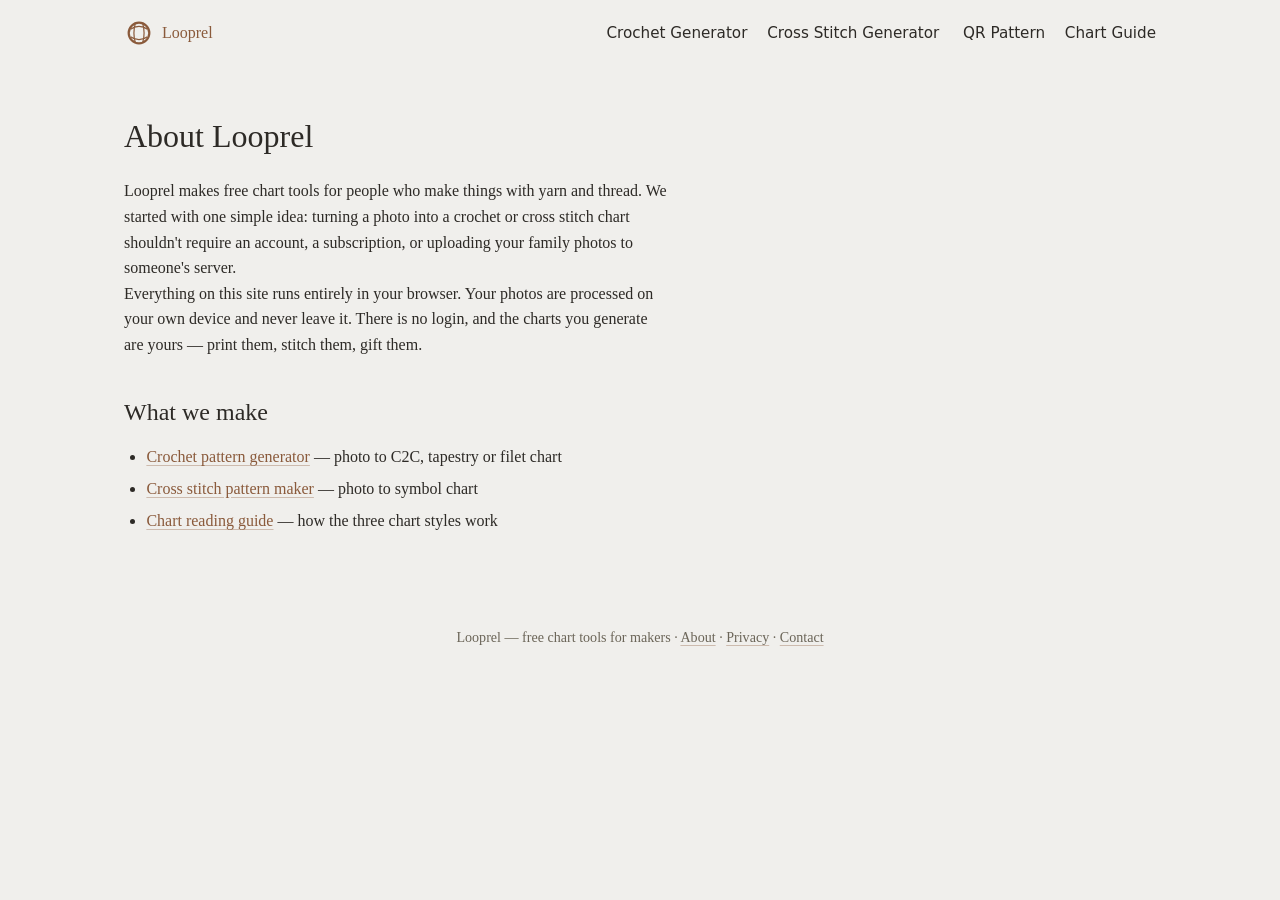
<file: about/index.html>
<!DOCTYPE html>
<html lang="en">
<head>
<meta charset="UTF-8"><meta name="viewport" content="width=device-width, initial-scale=1.0">
<title>About Looprel — Free Chart Tools for Makers</title>
<meta name="description" content="Looprel makes free browser-based chart tools for crochet and cross stitch makers. No accounts, no uploads — your photos stay on your device.">
<link rel="canonical" href="https://looprel.com/about/">
<link rel="icon" href="/favicon.svg" type="image/svg+xml">
<link rel="stylesheet" href="/styles.css?v=1108f">
</head>
<body>
<header><nav><div class="nav-inner"><a class="brand" href="/"><svg class="logo" viewBox="0 0 32 32" aria-hidden="true"><circle cx="16" cy="16" r="11" fill="none" stroke="currentColor" stroke-width="2.4"/><path d="M7 12c5-4 13-4 18 0M7 20c5 4 13 4 18 0M12 6c-2 7-2 13 0 20M20 6c2 7 2 13 0 20" fill="none" stroke="currentColor" stroke-width="1.3"/></svg>Looprel</a>
  <div class="nav-links"><a href="/">Crochet Generator</a><a href="/cross-stitch-pattern-generator/">Cross Stitch Generator</a>
      <a href="/qr-code-to-pattern/">QR Pattern</a><a href="/how-to-read-a-crochet-chart/">Chart Guide</a></div>
</div></nav></header>
<main class="article">
<h1>About Looprel</h1>
<p>Looprel makes free chart tools for people who make things with yarn and thread. We started with one simple idea: turning a photo into a crochet or cross stitch chart shouldn't require an account, a subscription, or uploading your family photos to someone's server.</p>
<p>Everything on this site runs entirely in your browser. Your photos are processed on your own device and never leave it. There is no login, and the charts you generate are yours — print them, stitch them, gift them.</p>
<h2>What we make</h2>
<ul>
<li><a href="/">Crochet pattern generator</a> — photo to C2C, tapestry or filet chart</li>
<li><a href="/cross-stitch-pattern-generator/">Cross stitch pattern maker</a> — photo to symbol chart</li>
<li><a href="/how-to-read-a-crochet-chart/">Chart reading guide</a> — how the three chart styles work</li>
</ul>
</main>
<footer><div class="foot-inner"><p>Looprel — free chart tools for makers · <a href="/about/">About</a> · <a href="/privacy-policy/">Privacy</a> · <a href="/contact/">Contact</a></p></div></footer>
</body></html>
</file>
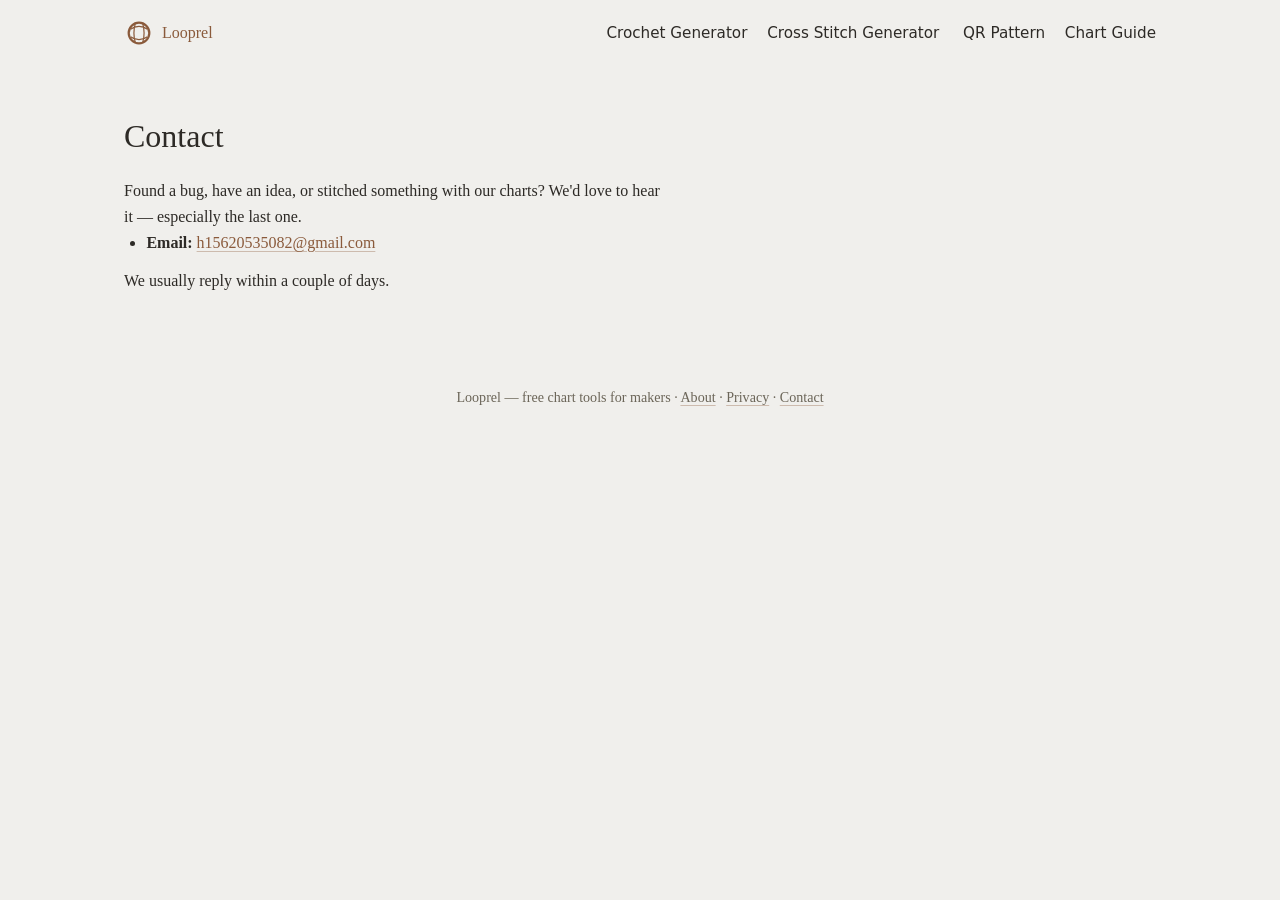
<file: contact/index.html>
<!DOCTYPE html>
<html lang="en">
<head>
<meta charset="UTF-8"><meta name="viewport" content="width=device-width, initial-scale=1.0">
<title>Contact | Looprel</title>
<meta name="description" content="Contact the Looprel team with feedback, bug reports or feature requests.">
<link rel="canonical" href="https://looprel.com/contact/">
<link rel="icon" href="/favicon.svg" type="image/svg+xml">
<link rel="stylesheet" href="/styles.css?v=1108f">
</head>
<body>
<header><nav><div class="nav-inner"><a class="brand" href="/"><svg class="logo" viewBox="0 0 32 32" aria-hidden="true"><circle cx="16" cy="16" r="11" fill="none" stroke="currentColor" stroke-width="2.4"/><path d="M7 12c5-4 13-4 18 0M7 20c5 4 13 4 18 0M12 6c-2 7-2 13 0 20M20 6c2 7 2 13 0 20" fill="none" stroke="currentColor" stroke-width="1.3"/></svg>Looprel</a>
  <div class="nav-links"><a href="/">Crochet Generator</a><a href="/cross-stitch-pattern-generator/">Cross Stitch Generator</a>
      <a href="/qr-code-to-pattern/">QR Pattern</a><a href="/how-to-read-a-crochet-chart/">Chart Guide</a></div>
</div></nav></header>
<main class="article">
<h1>Contact</h1>
<p>Found a bug, have an idea, or stitched something with our charts? We'd love to hear it — especially the last one.</p>
<ul>
<li><b>Email:</b> <a href="mailto:h15620535082@gmail.com">h15620535082@gmail.com</a></li>
</ul>
<p>We usually reply within a couple of days.</p>
</main>
<footer><div class="foot-inner"><p>Looprel — free chart tools for makers · <a href="/about/">About</a> · <a href="/privacy-policy/">Privacy</a> · <a href="/contact/">Contact</a></p></div></footer>
</body></html>
</file>
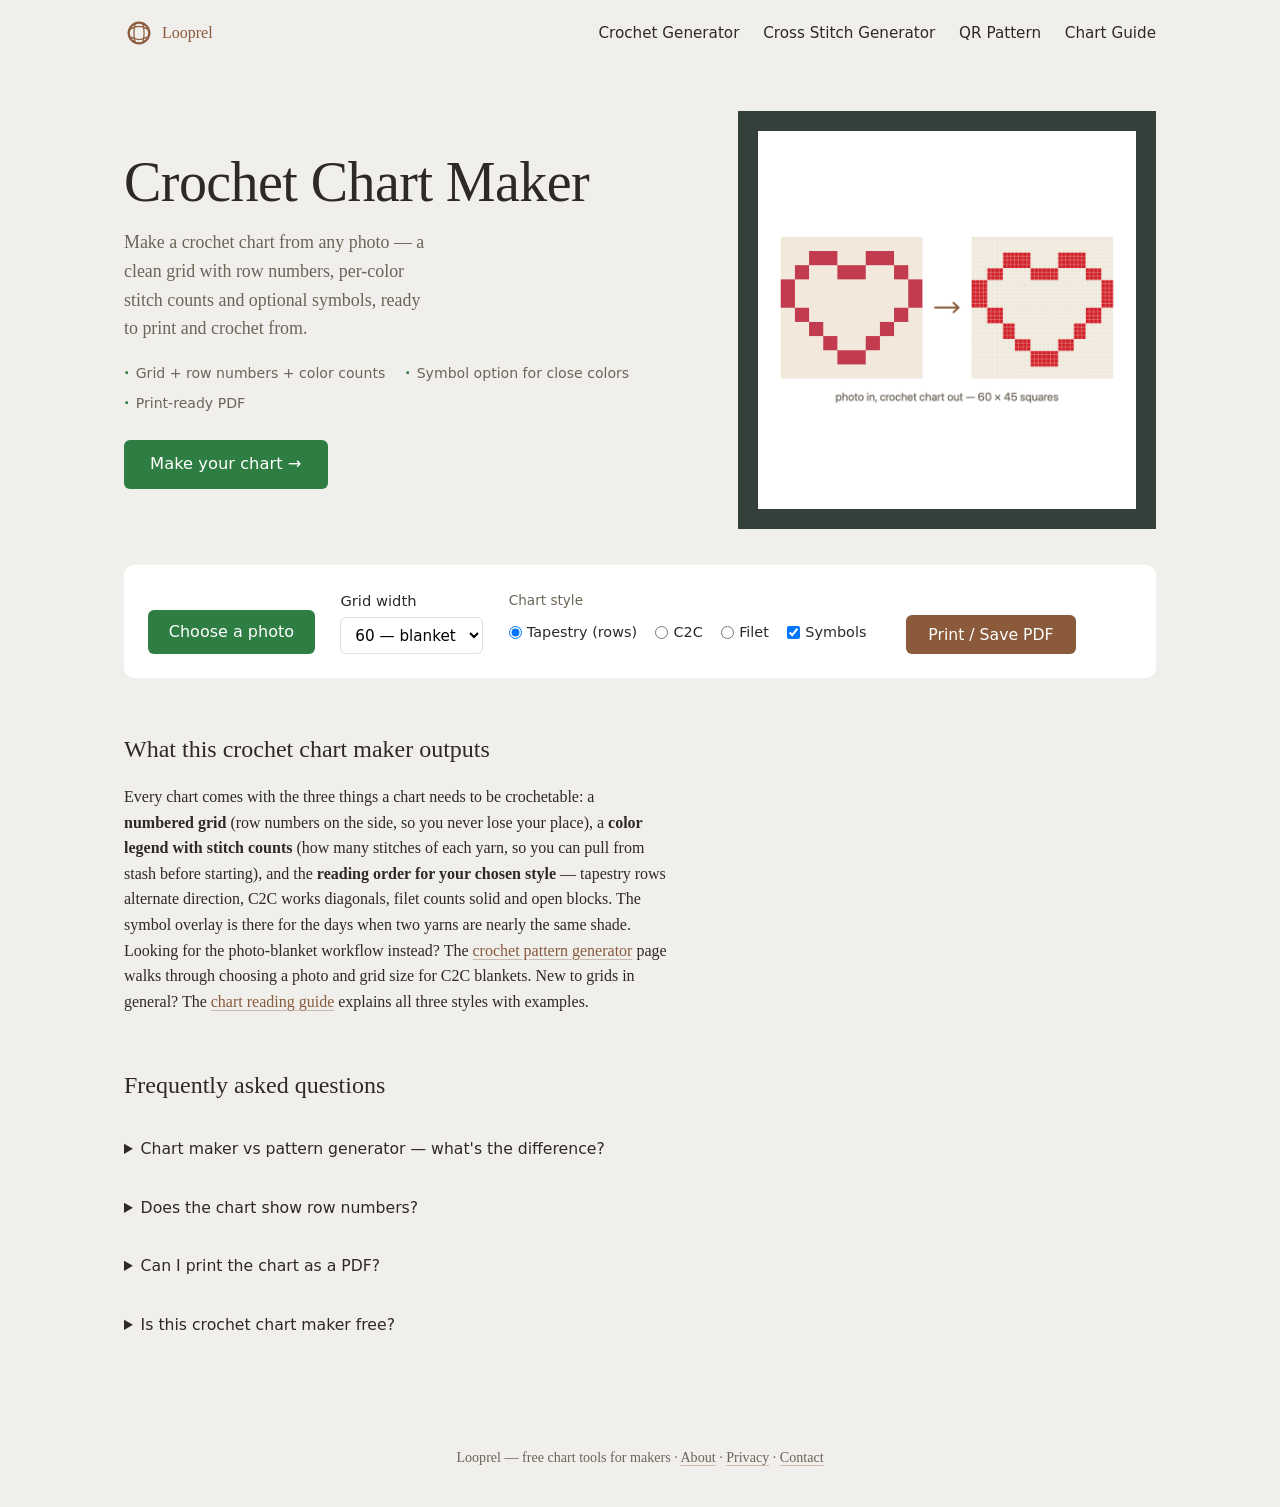
<file: crochet-chart-maker/index.html>
<!DOCTYPE html>
<html lang="en">
<head>
<meta charset="UTF-8">
<meta name="viewport" content="width=device-width, initial-scale=1.0">
<title>Crochet Chart Maker — Free Online, Printable | Looprel</title>
<meta name="description" content="Free crochet chart maker: build a color chart from any photo, with grid symbols, row numbers, stitch counts and a printable PDF. Tapestry, C2C and filet grids. No sign-up.">
<link rel="canonical" href="https://looprel.com/crochet-chart-maker/">
<meta property="og:type" content="website">
<meta property="og:site_name" content="Looprel">
<meta property="og:title" content="Crochet Chart Maker — Free Online Chart Generator">
<meta property="og:description" content="Build a printable crochet chart from any photo. Grid, row numbers, color counts. Free, no sign-up.">
<meta property="og:image" content="https://looprel.com/og-image.png">
<meta name="twitter:card" content="summary_large_image">
<meta name="twitter:image" content="https://looprel.com/og-image.png">
<link rel="icon" href="/favicon.svg" type="image/svg+xml">
<link rel="stylesheet" href="/styles.css?v=1108f">
</head>
<body data-mode="crochet" data-symbols="on">
<header>
  <nav><div class="nav-inner"><a class="brand" href="/"><svg class="logo" viewBox="0 0 32 32" aria-hidden="true"><circle cx="16" cy="16" r="11" fill="none" stroke="currentColor" stroke-width="2.4"/><path d="M7 12c5-4 13-4 18 0M7 20c5 4 13 4 18 0M12 6c-2 7-2 13 0 20M20 6c2 7 2 13 0 20" fill="none" stroke="currentColor" stroke-width="1.3"/></svg>Looprel</a>
    <div class="nav-links">
      <a href="/">Crochet Generator</a>
      <a href="/cross-stitch-pattern-generator/">Cross Stitch Generator</a>
      <a href="/qr-code-to-pattern/">QR Pattern</a>
      <a href="/how-to-read-a-crochet-chart/">Chart Guide</a>
    </div>
  </div></nav>
</header>

<main>
<section class="hero">
    <div class="hero-grid">
      <div class="hero-copy">
        <h1>Crochet Chart Maker</h1>
        <p class="lede">Make a crochet chart from any photo — a clean grid with row numbers, per-color stitch counts and optional symbols, ready to print and crochet from.</p>
        <ul class="trust">
          <li>Grid + row numbers + color counts</li><li>Symbol option for close colors</li><li>Print-ready PDF</li>
        </ul>
        <a class="hero-cta" href="#tool">Make your chart →</a>
      </div>
      <img class="hero-shot" src="/assets/demo-sq.png" alt="Crochet chart example: photo to a numbered grid with yarn colors" width="480" height="480">
    </div>
  </section>

<section id="tool" class="tool">
  <div class="controls">
    <label class="upload-label">
      <input type="file" id="upload" accept="image/*" hidden>
      <span>Choose a photo</span>
    </label>
    <label>Grid width
      <select id="cols">
        <option value="30">30 — small</option>
        <option value="45">45 — pillow</option>
        <option value="60" selected>60 — blanket</option>
        <option value="80">80 — large</option>
        <option value="100">100 — huge</option>
      </select>
    </label>
    <fieldset class="styles">
      <legend>Chart style</legend>
      <label><input type="radio" name="style" value="tapestry" checked> Tapestry (rows)</label>
      <label><input type="radio" name="style" value="c2c"> C2C</label>
      <label><input type="radio" name="style" value="filet"> Filet</label>
      <label class="sym"><input type="checkbox" id="symbols" checked> Symbols</label>
    </fieldset>
    <button id="printBtn" class="print-btn no-print">Print / Save PDF</button>
  </div>

  <section id="editorSection" hidden>
    <p id="stats" class="stats"></p>
    <div id="chartSection"><div id="chart"></div><div id="legend" class="legend"></div><p id="styleHint" class="hint"></p></div>
  </section>
</section>

<section class="howto">
  <h2>What this crochet chart maker outputs</h2>
  <p>Every chart comes with the three things a chart needs to be crochetable: a <b>numbered grid</b> (row numbers on the side, so you never lose your place), a <b>color legend with stitch counts</b> (how many stitches of each yarn, so you can pull from stash before starting), and the <b>reading order for your chosen style</b> — tapestry rows alternate direction, C2C works diagonals, filet counts solid and open blocks. The symbol overlay is there for the days when two yarns are nearly the same shade.</p>
  <p>Looking for the photo-blanket workflow instead? The <a href="/">crochet pattern generator</a> page walks through choosing a photo and grid size for C2C blankets. New to grids in general? The <a href="/how-to-read-a-crochet-chart/">chart reading guide</a> explains all three styles with examples.</p>
</section>

<section id="faq" class="faq">
  <h2>Frequently asked questions</h2>
  <details><summary>Chart maker vs pattern generator — what's the difference?</summary><p>Same tool, two entry points: this page is tuned for people who think in charts (grids, rows, symbols), while the <a href="/">pattern generator</a> page is tuned for people who think in photos-to-patterns. Either way you get the same grid.</p></details>
  <details><summary>Does the chart show row numbers?</summary><p>Yes — rows are numbered along the side of the grid (every row, or every 5 on dense charts), and it prints with the chart.</p></details>
  <details><summary>Can I print the chart as a PDF?</summary><p>Yes. Hit “Print / Save PDF” and choose “Save as PDF” — the grid and legend print without the page furniture.</p></details>
  <details><summary>Is this crochet chart maker free?</summary><p>Completely free, no sign-up, and your photo is processed on your own device.</p></details>
</section>
<script type="application/ld+json">
{"@context":"https://schema.org","@type":"FAQPage","mainEntity":[
{"@type":"Question","name":"Chart maker vs pattern generator — what's the difference?","acceptedAnswer":{"@type":"Answer","text":"Same tool, two entry points: this page is tuned for people who think in charts (grids, rows, symbols), while the pattern generator page is tuned for people who think in photos-to-patterns. Either way you get the same grid."}},
{"@type":"Question","name":"Does the chart show row numbers?","acceptedAnswer":{"@type":"Answer","text":"Yes — rows are numbered along the side of the grid (every row, or every 5 on dense charts), and it prints with the chart."}},
{"@type":"Question","name":"Can I print the chart as a PDF?","acceptedAnswer":{"@type":"Answer","text":"Yes. Hit Print / Save PDF and choose Save as PDF — the grid and legend print without the page furniture."}},
{"@type":"Question","name":"Is this crochet chart maker free?","acceptedAnswer":{"@type":"Answer","text":"Completely free, no sign-up, and your photo is processed on your own device."}}
]}
</script>
</main>

<footer><div class="foot-inner"><p>Looprel — free chart tools for makers · <a href="/about/">About</a> · <a href="/privacy-policy/">Privacy</a> · <a href="/contact/">Contact</a></p></div></footer>

<script src="/app.js"></script>
<script src="/lightbox.js"></script>
</body>
</html>
</file>
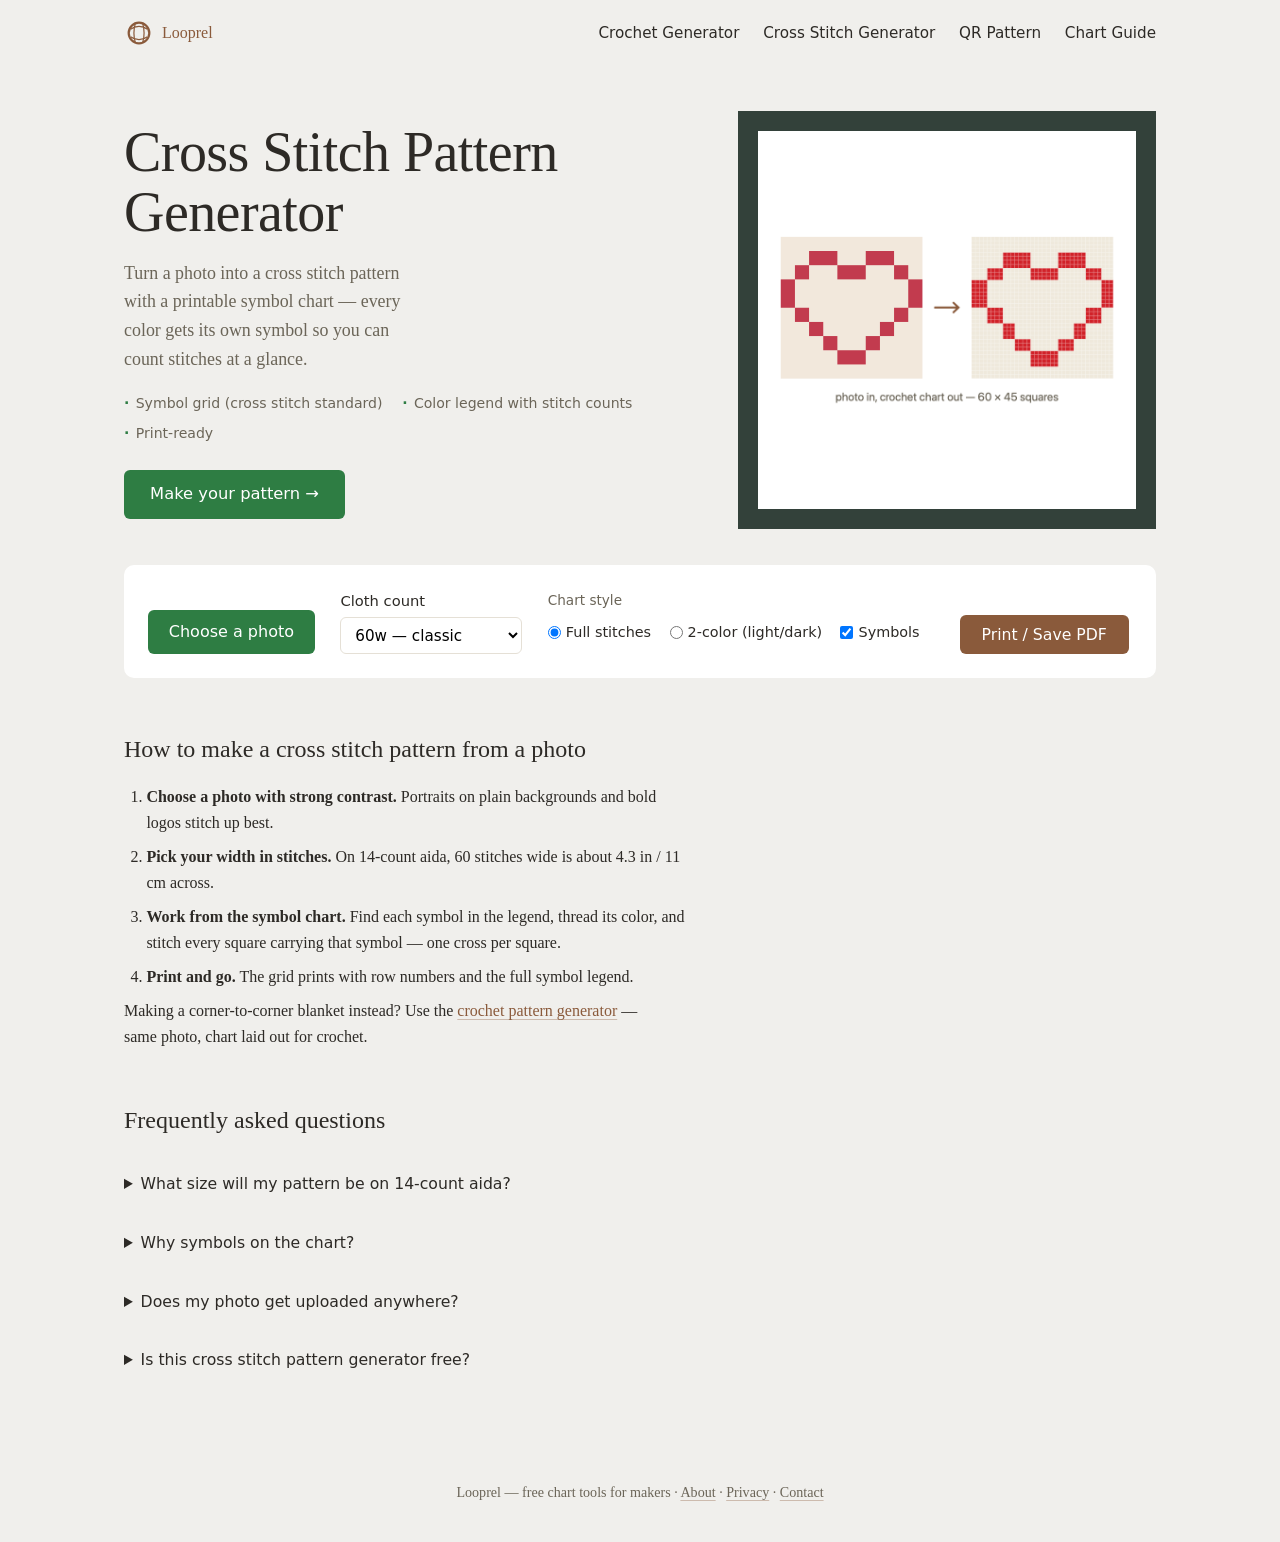
<file: cross-stitch-pattern-generator/index.html>
<!DOCTYPE html>
<html lang="en">
<head>
<meta charset="UTF-8">
<meta name="viewport" content="width=device-width, initial-scale=1.0">
<title>Cross Stitch Pattern Generator — Photo to Symbol Chart | Looprel</title>
<meta name="description" content="Free cross stitch pattern generator: turn any photo into a printable symbol chart. Color-matched floss palette, grid symbols for easy counting, row numbers. No sign-up, runs in your browser.">
<link rel="canonical" href="https://looprel.com/cross-stitch-pattern-generator/">
<meta property="og:type" content="website">
<meta property="og:site_name" content="Looprel">
<meta property="og:title" content="Cross Stitch Pattern Generator — Photo to Symbol Chart, Free">
<meta property="og:description" content="Turn any photo into a printable cross stitch symbol chart. Free, no sign-up.">
<meta property="og:image" content="https://looprel.com/og-image.png">
<meta name="twitter:card" content="summary_large_image">
<meta name="twitter:image" content="https://looprel.com/og-image.png">
<link rel="icon" href="/favicon.svg" type="image/svg+xml">
<link rel="stylesheet" href="/styles.css?v=1108f">
</head>
<body data-mode="crossstitch" data-symbols="on">
<header>
  <nav><div class="nav-inner"><a class="brand" href="/"><svg class="logo" viewBox="0 0 32 32" aria-hidden="true"><circle cx="16" cy="16" r="11" fill="none" stroke="currentColor" stroke-width="2.4"/><path d="M7 12c5-4 13-4 18 0M7 20c5 4 13 4 18 0M12 6c-2 7-2 13 0 20M20 6c2 7 2 13 0 20" fill="none" stroke="currentColor" stroke-width="1.3"/></svg>Looprel</a>
    <div class="nav-links">
      <a href="/">Crochet Generator</a>
      <a href="/cross-stitch-pattern-generator/">Cross Stitch Generator</a>
      <a href="/qr-code-to-pattern/">QR Pattern</a>
      <a href="/how-to-read-a-crochet-chart/">Chart Guide</a>
    </div>
  </div></nav>
</header>

<main>
<section class="hero">
    <div class="hero-grid">
      <div class="hero-copy">
        <h1>Cross Stitch Pattern Generator</h1>
        <p class="lede">Turn a photo into a cross stitch pattern with a printable symbol chart — every color gets its own symbol so you can count stitches at a glance.</p>
        <ul class="trust">
          <li>Symbol grid (cross stitch standard)</li><li>Color legend with stitch counts</li><li>Print-ready</li>
        </ul>
        <a class="hero-cta" href="#tool">Make your pattern →</a>
      </div>
      <img class="hero-shot" src="/assets/demo-sq.png" alt="Cross stitch pattern example: photo to a symbol chart grid" width="480" height="480">
    </div>
  </section>

<section id="tool" class="tool">
  <div class="controls">
    <label class="upload-label">
      <input type="file" id="upload" accept="image/*" hidden>
      <span>Choose a photo</span>
    </label>
    <label>Cloth count
      <select id="cols">
        <option value="30">30w — card</option>
        <option value="45">45w — small hoop</option>
        <option value="60" selected>60w — classic</option>
        <option value="80">80w — large</option>
        <option value="100">100w — detailed</option>
      </select>
    </label>
    <fieldset class="styles">
      <legend>Chart style</legend>
      <label><input type="radio" name="style" value="tapestry" checked> Full stitches</label>
      <label><input type="radio" name="style" value="filet"> 2-color (light/dark)</label>
      <label class="sym"><input type="checkbox" id="symbols" checked> Symbols</label>
    </fieldset>
    <button id="printBtn" class="print-btn no-print">Print / Save PDF</button>
  </div>

  <section id="editorSection" hidden>
    <p id="stats" class="stats"></p>
    <div id="chartSection"><div id="chart"></div><div id="legend" class="legend"></div><p id="styleHint" class="hint"></p></div>
  </section>
</section>

<section class="howto">
  <h2>How to make a cross stitch pattern from a photo</h2>
  <ol>
    <li><b>Choose a photo with strong contrast.</b> Portraits on plain backgrounds and bold logos stitch up best.</li>
    <li><b>Pick your width in stitches.</b> On 14-count aida, 60 stitches wide is about 4.3 in / 11 cm across.</li>
    <li><b>Work from the symbol chart.</b> Find each symbol in the legend, thread its color, and stitch every square carrying that symbol — one cross per square.</li>
    <li><b>Print and go.</b> The grid prints with row numbers and the full symbol legend.</li>
  </ol>
  <p>Making a corner-to-corner blanket instead? Use the <a href="/">crochet pattern generator</a> — same photo, chart laid out for crochet.</p>
</section>

<section id="faq" class="faq">
  <h2>Frequently asked questions</h2>
  <details><summary>What size will my pattern be on 14-count aida?</summary><p>Divide the stitch count by your fabric count. 60 stitches on 14-count aida is about 4.3 inches (11 cm) wide.</p></details>
  <details><summary>Why symbols on the chart?</summary><p>Symbol charts are the cross stitch standard: with 15+ similar colors, symbols let you count and place stitches accurately where similar shades are hard to tell apart.</p></details>
  <details><summary>Does my photo get uploaded anywhere?</summary><p>No. Everything runs locally in your browser — nothing is sent to any server.</p></details>
  <details><summary>Is this cross stitch pattern generator free?</summary><p>Yes, completely free with no sign-up. Print as many patterns as you like.</p></details>
</section>
<script type="application/ld+json">
{"@context":"https://schema.org","@type":"FAQPage","mainEntity":[
{"@type":"Question","name":"What size will my pattern be on 14-count aida?","acceptedAnswer":{"@type":"Answer","text":"Divide the stitch count by your fabric count. 60 stitches on 14-count aida is about 4.3 inches (11 cm) wide."}},
{"@type":"Question","name":"Why symbols on the chart?","acceptedAnswer":{"@type":"Answer","text":"Symbol charts are the cross stitch standard: with 15+ similar colors, symbols let you count and place stitches accurately where similar shades are hard to tell apart."}},
{"@type":"Question","name":"Does my photo get uploaded anywhere?","acceptedAnswer":{"@type":"Answer","text":"No. Everything runs locally in your browser — nothing is sent to any server."}},
{"@type":"Question","name":"Is this cross stitch pattern generator free?","acceptedAnswer":{"@type":"Answer","text":"Yes, completely free with no sign-up. Print as many patterns as you like."}}
]}
</script>
</main>

<footer><div class="foot-inner"><p>Looprel — free chart tools for makers · <a href="/about/">About</a> · <a href="/privacy-policy/">Privacy</a> · <a href="/contact/">Contact</a></p></div></footer>

<script src="/app.js"></script>
<script src="/lightbox.js"></script>
</body>
</html>
</file>
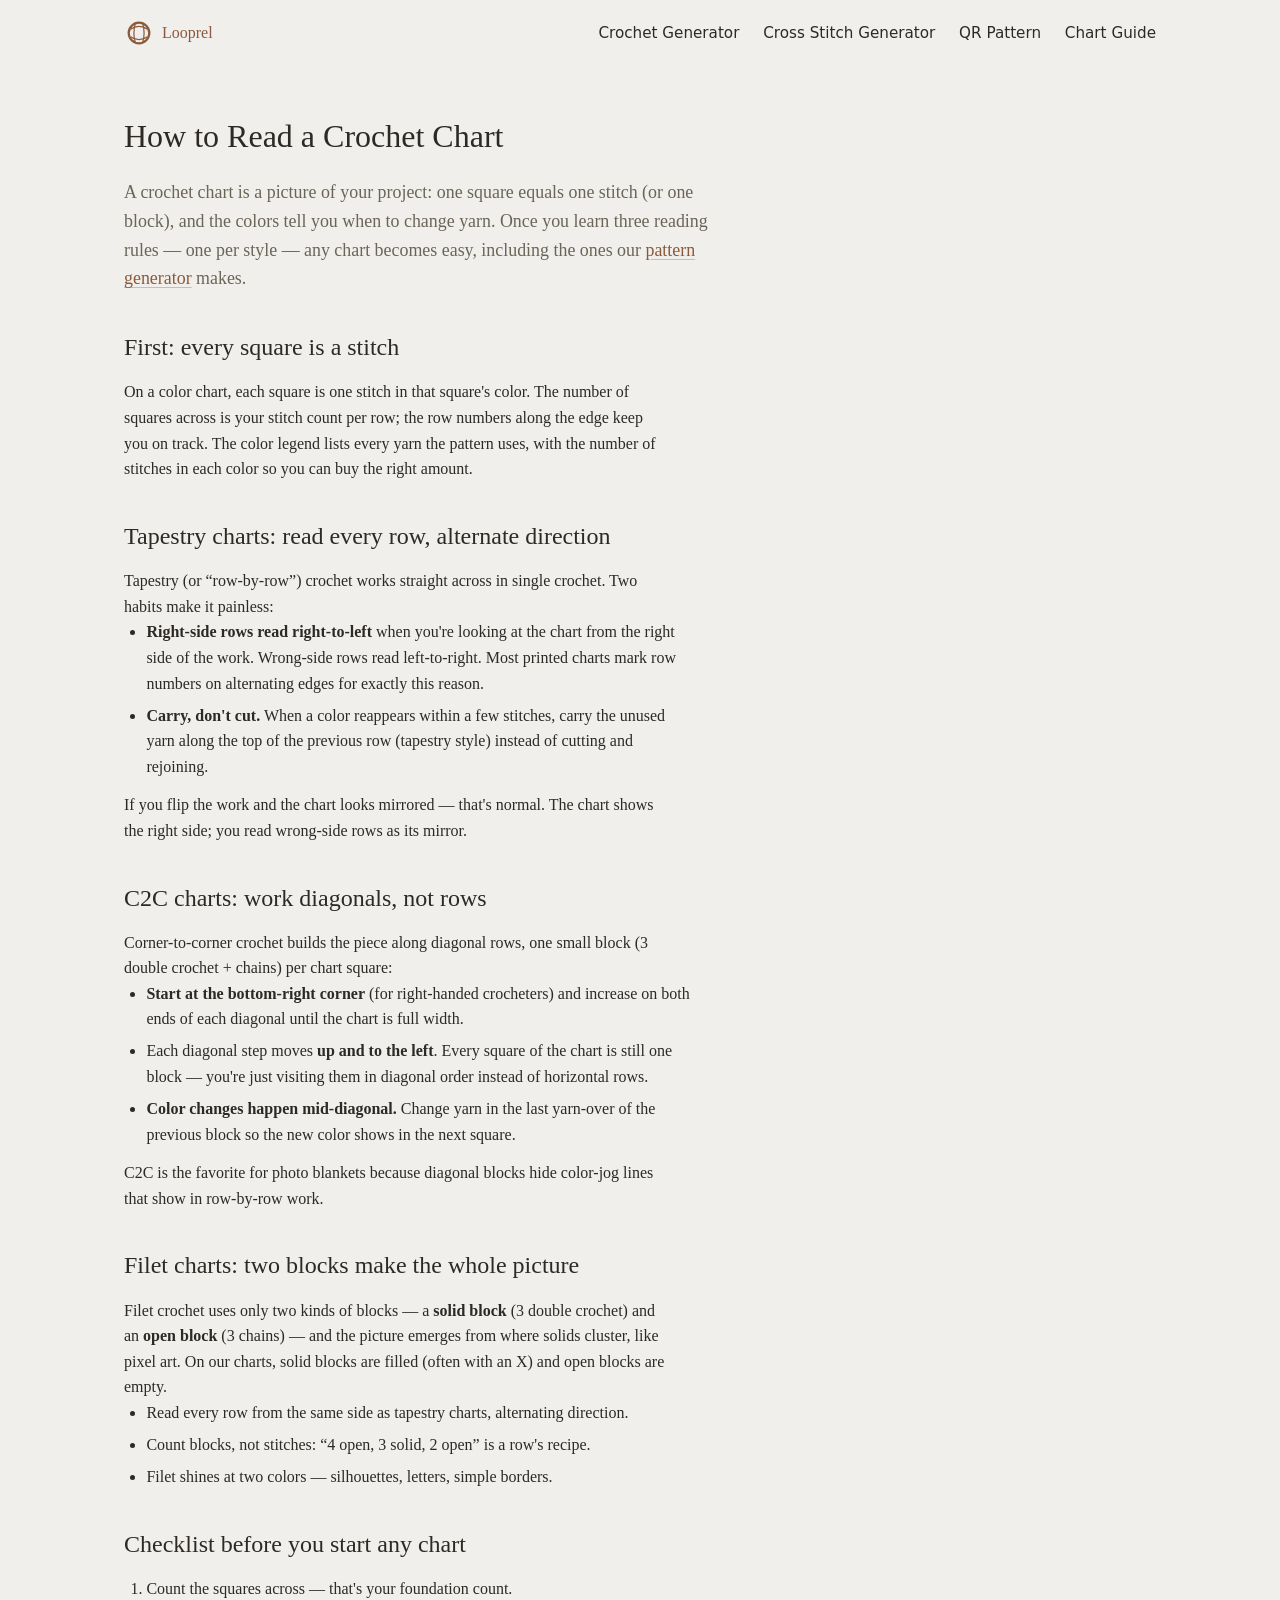
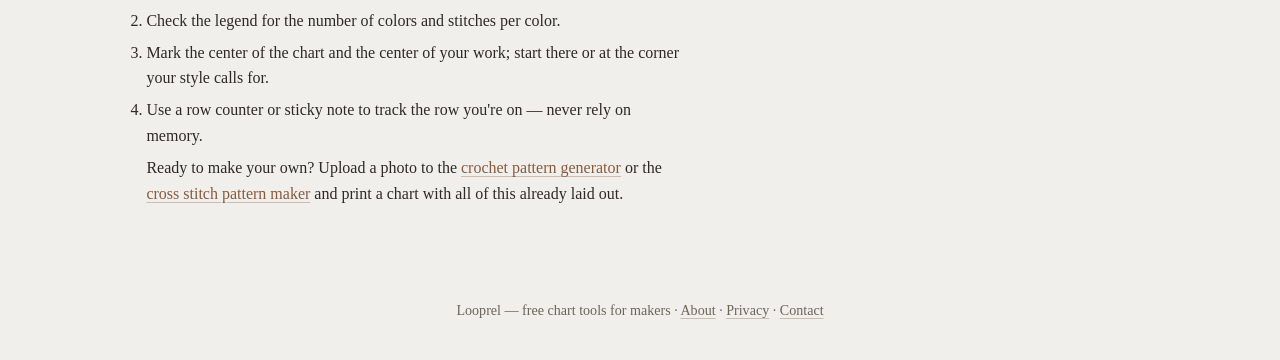
<file: how-to-read-a-crochet-chart/index.html>
<!DOCTYPE html>
<html lang="en">
<head>
<meta charset="UTF-8">
<meta name="viewport" content="width=device-width, initial-scale=1.0">
<title>How to Read a Crochet Chart (C2C, Tapestry and Filet, with Photos) | Looprel</title>
<meta name="description" content="A beginner-friendly guide to reading crochet charts: how C2C diagonal rows work, how tapestry rows alternate direction, and how filet grids use solid and open blocks.">
<link rel="canonical" href="https://looprel.com/how-to-read-a-crochet-chart/">
<meta property="og:type" content="article">
<meta property="og:site_name" content="Looprel">
<meta property="og:title" content="How to Read a Crochet Chart — C2C, Tapestry and Filet">
<link rel="icon" href="/favicon.svg" type="image/svg+xml">
<link rel="stylesheet" href="/styles.css?v=1108f">
</head>
<body>
<header>
  <nav><div class="nav-inner"><a class="brand" href="/"><svg class="logo" viewBox="0 0 32 32" aria-hidden="true"><circle cx="16" cy="16" r="11" fill="none" stroke="currentColor" stroke-width="2.4"/><path d="M7 12c5-4 13-4 18 0M7 20c5 4 13 4 18 0M12 6c-2 7-2 13 0 20M20 6c2 7 2 13 0 20" fill="none" stroke="currentColor" stroke-width="1.3"/></svg>Looprel</a>
    <div class="nav-links">
      <a href="/">Crochet Generator</a>
      <a href="/cross-stitch-pattern-generator/">Cross Stitch Generator</a>
      <a href="/qr-code-to-pattern/">QR Pattern</a>
      <a href="/how-to-read-a-crochet-chart/">Chart Guide</a>
    </div>
  </div></nav>
</header>

<main class="article">
<h1>How to Read a Crochet Chart</h1>
<p class="lede">A crochet chart is a picture of your project: one square equals one stitch (or one block), and the colors tell you when to change yarn. Once you learn three reading rules — one per style — any chart becomes easy, including the ones our <a href="/">pattern generator</a> makes.</p>

<h2>First: every square is a stitch</h2>
<p>On a color chart, each square is one stitch in that square's color. The number of squares across is your stitch count per row; the row numbers along the edge keep you on track. The color legend lists every yarn the pattern uses, with the number of stitches in each color so you can buy the right amount.</p>

<h2>Tapestry charts: read every row, alternate direction</h2>
<p>Tapestry (or “row-by-row”) crochet works straight across in single crochet. Two habits make it painless:</p>
<ul>
  <li><b>Right-side rows read right-to-left</b> when you're looking at the chart from the right side of the work. Wrong-side rows read left-to-right. Most printed charts mark row numbers on alternating edges for exactly this reason.</li>
  <li><b>Carry, don't cut.</b> When a color reappears within a few stitches, carry the unused yarn along the top of the previous row (tapestry style) instead of cutting and rejoining.</li>
</ul>
<p>If you flip the work and the chart looks mirrored — that's normal. The chart shows the right side; you read wrong-side rows as its mirror.</p>

<h2>C2C charts: work diagonals, not rows</h2>
<p>Corner-to-corner crochet builds the piece along diagonal rows, one small block (3 double crochet + chains) per chart square:</p>
<ul>
  <li><b>Start at the bottom-right corner</b> (for right-handed crocheters) and increase on both ends of each diagonal until the chart is full width.</li>
  <li>Each diagonal step moves <b>up and to the left</b>. Every square of the chart is still one block — you're just visiting them in diagonal order instead of horizontal rows.</li>
  <li><b>Color changes happen mid-diagonal.</b> Change yarn in the last yarn-over of the previous block so the new color shows in the next square.</li>
</ul>
<p>C2C is the favorite for photo blankets because diagonal blocks hide color-jog lines that show in row-by-row work.</p>

<h2>Filet charts: two blocks make the whole picture</h2>
<p>Filet crochet uses only two kinds of blocks — a <b>solid block</b> (3 double crochet) and an <b>open block</b> (3 chains) — and the picture emerges from where solids cluster, like pixel art. On our charts, solid blocks are filled (often with an X) and open blocks are empty.</p>
<ul>
  <li>Read every row from the same side as tapestry charts, alternating direction.</li>
  <li>Count blocks, not stitches: “4 open, 3 solid, 2 open” is a row's recipe.</li>
  <li>Filet shines at two colors — silhouettes, letters, simple borders.</li>
</ul>

<h2>Checklist before you start any chart</h2>
<ol>
  <li>Count the squares across — that's your foundation count.</li>
  <li>Check the legend for the number of colors and stitches per color.</li>
  <li>Mark the center of the chart and the center of your work; start there or at the corner your style calls for.</li>
  <li>Use a row counter or sticky note to track the row you're on — never rely on memory.</li>
</ul>
<p>Ready to make your own? Upload a photo to the <a href="/">crochet pattern generator</a> or the <a href="/cross-stitch-pattern-generator/">cross stitch pattern maker</a> and print a chart with all of this already laid out.</p>
</main>

<footer><div class="foot-inner"><p>Looprel — free chart tools for makers · <a href="/about/">About</a> · <a href="/privacy-policy/">Privacy</a> · <a href="/contact/">Contact</a></p></div></footer>
</body>
</html>
</file>
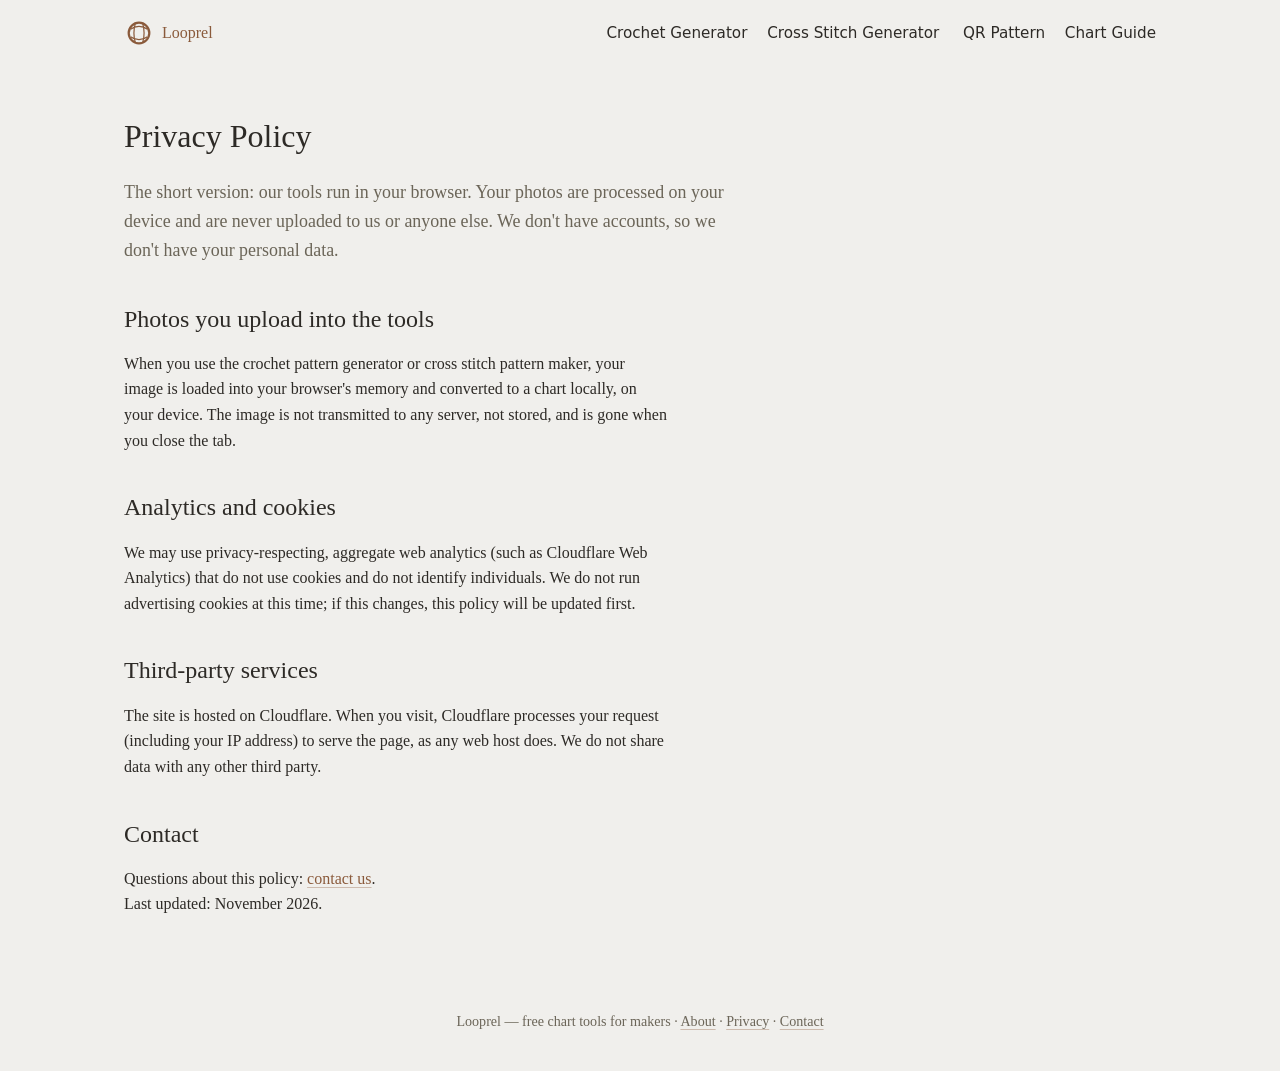
<file: privacy-policy/index.html>
<!DOCTYPE html>
<html lang="en">
<head>
<meta charset="UTF-8"><meta name="viewport" content="width=device-width, initial-scale=1.0">
<title>Privacy Policy | Looprel</title>
<meta name="description" content="Looprel privacy policy: our tools run in your browser and your photos never leave your device.">
<link rel="canonical" href="https://looprel.com/privacy-policy/">
<link rel="icon" href="/favicon.svg" type="image/svg+xml">
<link rel="stylesheet" href="/styles.css?v=1108f">
</head>
<body>
<header><nav><div class="nav-inner"><a class="brand" href="/"><svg class="logo" viewBox="0 0 32 32" aria-hidden="true"><circle cx="16" cy="16" r="11" fill="none" stroke="currentColor" stroke-width="2.4"/><path d="M7 12c5-4 13-4 18 0M7 20c5 4 13 4 18 0M12 6c-2 7-2 13 0 20M20 6c2 7 2 13 0 20" fill="none" stroke="currentColor" stroke-width="1.3"/></svg>Looprel</a>
  <div class="nav-links"><a href="/">Crochet Generator</a><a href="/cross-stitch-pattern-generator/">Cross Stitch Generator</a>
      <a href="/qr-code-to-pattern/">QR Pattern</a><a href="/how-to-read-a-crochet-chart/">Chart Guide</a></div>
</div></nav></header>
<main class="article">
<h1>Privacy Policy</h1>
<p class="lede">The short version: our tools run in your browser. Your photos are processed on your device and are never uploaded to us or anyone else. We don't have accounts, so we don't have your personal data.</p>
<h2>Photos you upload into the tools</h2>
<p>When you use the crochet pattern generator or cross stitch pattern maker, your image is loaded into your browser's memory and converted to a chart locally, on your device. The image is not transmitted to any server, not stored, and is gone when you close the tab.</p>
<h2>Analytics and cookies</h2>
<p>We may use privacy-respecting, aggregate web analytics (such as Cloudflare Web Analytics) that do not use cookies and do not identify individuals. We do not run advertising cookies at this time; if this changes, this policy will be updated first.</p>
<h2>Third-party services</h2>
<p>The site is hosted on Cloudflare. When you visit, Cloudflare processes your request (including your IP address) to serve the page, as any web host does. We do not share data with any other third party.</p>
<h2>Contact</h2>
<p>Questions about this policy: <a href="/contact/">contact us</a>.</p>
<p>Last updated: November 2026.</p>
</main>
<footer><div class="foot-inner"><p>Looprel — free chart tools for makers · <a href="/about/">About</a> · <a href="/privacy-policy/">Privacy</a> · <a href="/contact/">Contact</a></p></div></footer>
</body></html>
</file>
<file: styles.css>
/* ============================================================
   Looprel — 手作工具站（1108 全量重排版）
   结构：token / nav / hero / tool / 结果区 / 内容区 / footer / 动效 / 打印 / 响应式
   ============================================================ */

/* ---- token ---- */
:root {
  --ink: #2d2a26;
  --paper: #f0efec;
  --card: #ffffff;
  --muted: #6b6558;
  --accent: #8a5a3b;   /* 毛线棕 */
  --accent2: #2e7d43;  /* 线团绿 */
  --line: #e5e0d6;
}
* { box-sizing: border-box; margin: 0; }
body {
  font-family: Georgia, "Times New Roman", serif;
  color: var(--ink);
  background: var(--paper);
  line-height: 1.6;
}
a { color: var(--accent); text-decoration: underline; text-decoration-color: color-mix(in srgb, var(--accent) 35%, transparent); text-underline-offset: 3px; }
a:hover { text-decoration-color: var(--accent); }

/* ---- 框架 ---- */
header, main, footer .foot-inner { max-width: 1080px; margin: 0 auto; padding-left: 24px; padding-right: 24px; }

/* ---- nav ---- */
nav .nav-inner {
  display: flex; justify-content: space-between; align-items: center; gap: 1em; flex-wrap: wrap;
  padding-top: 18px; padding-bottom: 12px;
}
.brand { display: inline-flex; align-items: center; gap: .5em; text-decoration: none; }
.brand svg { width: 30px; height: 30px; }
.nav-links a { color: var(--ink); text-decoration: none; margin-left: 1.3em; font-size: .95rem; font-family: system-ui, sans-serif; }
.nav-links a:first-child { margin-left: 0; }
.nav-links a:hover { color: var(--accent); }

/* ---- hero：左文右图 ---- */
.hero { padding: 3.2rem 0 2.2rem; }
.hero-grid { display: grid; grid-template-columns: 1.15fr .85fr; gap: 3rem; align-items: center; }
.hero h1 { font-size: clamp(2.2rem, 5vw, 3.5rem); font-weight: normal; line-height: 1.08; letter-spacing: -.01em; }
.hero .lede { margin-top: 1rem; font-size: 1.12rem; color: var(--muted); max-width: 34ch; }
.hero .trust { list-style: none; padding: 0; margin-top: 1.2rem; display: flex; flex-wrap: wrap; gap: .5em 1.4em; font-family: system-ui, sans-serif; font-size: .88rem; color: var(--muted); }
.hero .trust li::before { content: "·"; color: var(--accent2); margin-right: .45em; font-weight: bold; }
.hero-cta {
  display: inline-block; margin-top: 1.6rem; background: var(--accent2); color: #fff;
  padding: .7em 1.6em; border-radius: 6px; text-decoration: none;
  font-family: system-ui, sans-serif; font-size: 1.02rem;
}
.hero-cta:hover { background: #256338; color: #fff; }
.hero-shot {
  width: 100%; max-width: 480px; height: auto; display: block;
  background: #33413a; padding: 20px; margin: 0 auto;
}

/* ---- 工具卡 ---- */
.tool { background: var(--card); border-radius: 10px; padding: 1.5rem; }
.controls { display: flex; flex-wrap: wrap; gap: 1.2rem 1.6rem; align-items: end; }
.upload-label span {
  display: inline-block; background: var(--accent2); color: #fff;
  padding: .6em 1.3em; border-radius: 6px; cursor: pointer; font-family: system-ui, sans-serif; font-size: 1rem;
}
.upload-label span:hover { background: #256338; }
.controls label, .qr-input { font-size: .92rem; display: flex; flex-direction: column; gap: .35em; font-family: system-ui, sans-serif; color: var(--ink); }
select, .qr-input input {
  padding: .5em .65em; border: 1px solid var(--line); border-radius: 6px; background: #fff; font-size: .95rem;
  font-family: system-ui, sans-serif;
}
fieldset.styles { border: 0; padding: .2em 0 .4em; margin: 0; }
fieldset.styles legend { font-size: .85rem; padding: 0 0 .4em; font-family: system-ui, sans-serif; color: var(--muted); }
fieldset.styles label { display: inline-flex; flex-direction: row; align-items: center; gap: .35em; margin: 0 1em .3em 0; font-size: .9rem; font-family: system-ui, sans-serif; }

/* ---- 结果区 ---- */
.stats { margin: 1.2rem 0 .5rem; font-family: system-ui, sans-serif; font-size: .92rem; color: var(--muted); }
#chart { overflow-x: auto; background: #fff; }
#chart canvas, #qrgrid canvas { max-width: 100%; height: auto; } /* 整图完整显示 */
.legend { display: flex; flex-wrap: wrap; gap: .5em 1.1em; margin-top: .9rem; font-family: system-ui, sans-serif; font-size: .85rem; }
.legend .lg { display: inline-flex; align-items: center; gap: .35em; }
.legend .lg i { width: 13px; height: 13px; border: 1px solid #0002; display: inline-block; }
.legend .lg em { color: #999; font-style: normal; }
.hint { margin-top: .7rem; font-size: .88rem; color: var(--muted); font-family: system-ui, sans-serif; max-width: 70ch; }
.action-bar { display: flex; flex-wrap: wrap; gap: .9rem; margin-top: 1.2rem; align-items: center; }
.btn-primary { background: var(--accent2); color: #fff; border: 0; padding: .68em 1.5em; border-radius: 6px; cursor: pointer; font-size: 1rem; font-family: system-ui, sans-serif; }
.btn-primary:hover { background: #256338; }
.btn-secondary { background: transparent; color: var(--accent2); border: 1.5px solid var(--accent2); padding: .62em 1.4em; border-radius: 6px; cursor: pointer; font-size: .95rem; font-family: system-ui, sans-serif; }
.btn-secondary:hover { background: color-mix(in srgb, var(--accent2) 8%, transparent); }
.print-btn { background: var(--accent); color: #fff; border: 0; padding: .65em 1.4em; border-radius: 6px; cursor: pointer; font-size: .98rem; font-family: system-ui, sans-serif; }
.print-btn:hover { background: #6f4629; }
.scan-box { margin-top: 1.2rem; background: color-mix(in srgb, var(--accent2) 4%, var(--card)); padding: .9rem 1rem; border-radius: 8px; }
.scan-box summary { cursor: pointer; font-family: system-ui, sans-serif; font-size: .95rem; }
.scan-box canvas { max-width: 340px; height: auto; margin-top: .6rem; }

/* ---- 内容区 ---- */
.howto, .faq, .article { margin-top: 3.2rem; }
.howto h2, .faq h2, .article h1 { font-weight: normal; margin-bottom: 1rem; }
.howto ol { padding-left: 1.4rem; }
.howto li { margin-bottom: .55em; max-width: 68ch; }
.howto p, .faq p, .article p, .article li { max-width: 68ch; }
.demo { display: block; margin: .4rem 0 1.2rem; max-width: 560px; height: auto; }
.faq details { padding: 1em 0; margin-bottom: .1em; }
.faq summary { cursor: pointer; font-family: system-ui, sans-serif; font-size: .98rem; }
.article .lede { font-size: 1.12rem; color: var(--muted); margin-bottom: 1.6rem; }
.article h2 { font-weight: normal; margin: 2.2rem 0 .8rem; }
.article ul, .article ol { padding-left: 1.4rem; margin-bottom: .8rem; }
.article li { margin-bottom: .4em; }

/* ---- footer ---- */
footer { margin-top: 4rem; padding: 1.8rem 24px 2.4rem; }
footer .foot-inner { color: var(--muted); font-size: .88rem; text-align: center; }
footer a { color: var(--muted); }

/* ---- 动效（entrance，reduced-motion 兜底） ---- */
@media (prefers-reduced-motion: no-preference) {
  .hero-copy > *, .hero-shot, .tool, .howto, .faq { animation: rise-in .55s ease both; }
  .hero-copy > *:nth-child(2) { animation-delay: .06s; }
  .hero-copy > *:nth-child(3) { animation-delay: .12s; }
  .hero-copy > *:nth-child(4) { animation-delay: .18s; }
  .hero-shot { animation-delay: .1s; }
  .tool { animation-delay: .14s; }
  .howto { animation-delay: .2s; }
  .faq { animation-delay: .26s; }
  @keyframes rise-in { from { opacity: 0; transform: translateY(14px); } to { opacity: 1; transform: none; } }
}

/* ---- 打印：只打网格与图例 ---- */
@media print {
  .no-print, header, footer, .hero, .howto, .faq, .stats, .action-bar, .scan-box { display: none !important; }
  body { background: #fff; }
  .tool { padding: 0; }
  #chart canvas, #qrgrid canvas { max-width: 100%; height: auto; }
}

/* ---- 响应式 ---- */
@media (max-width: 860px) {
  .hero-grid { grid-template-columns: 1fr; gap: 1.8rem; }
  .hero-shot { max-width: 420px; }
  .nav-links a { margin-left: .9em; font-size: .88rem; }
  .controls { gap: 1rem; }
}
@media (max-width: 520px) {
  nav .nav-inner { flex-direction: column; align-items: flex-start; gap: .5em; }
  .nav-links a { margin-left: 0; margin-right: 1em; }
  .hero { padding-top: 2.2rem; }
  .hero h1 { font-size: clamp(1.9rem, 8.5vw, 2.5rem); }
}

/* ---- lightbox：点击看大图（1108） ---- */
#lightbox {
  display: none; position: fixed; inset: 0; z-index: 999;
  background: rgba(24, 22, 19, .88);
  align-items: center; justify-content: center; cursor: zoom-out;
  padding: 24px;
}
#lightbox.open { display: flex; }
#lightbox img {
  max-width: min(95vw, 1400px); max-height: 92vh;
  background: #fff; padding: 10px;
}
footer img { vertical-align: middle; }
</file>
